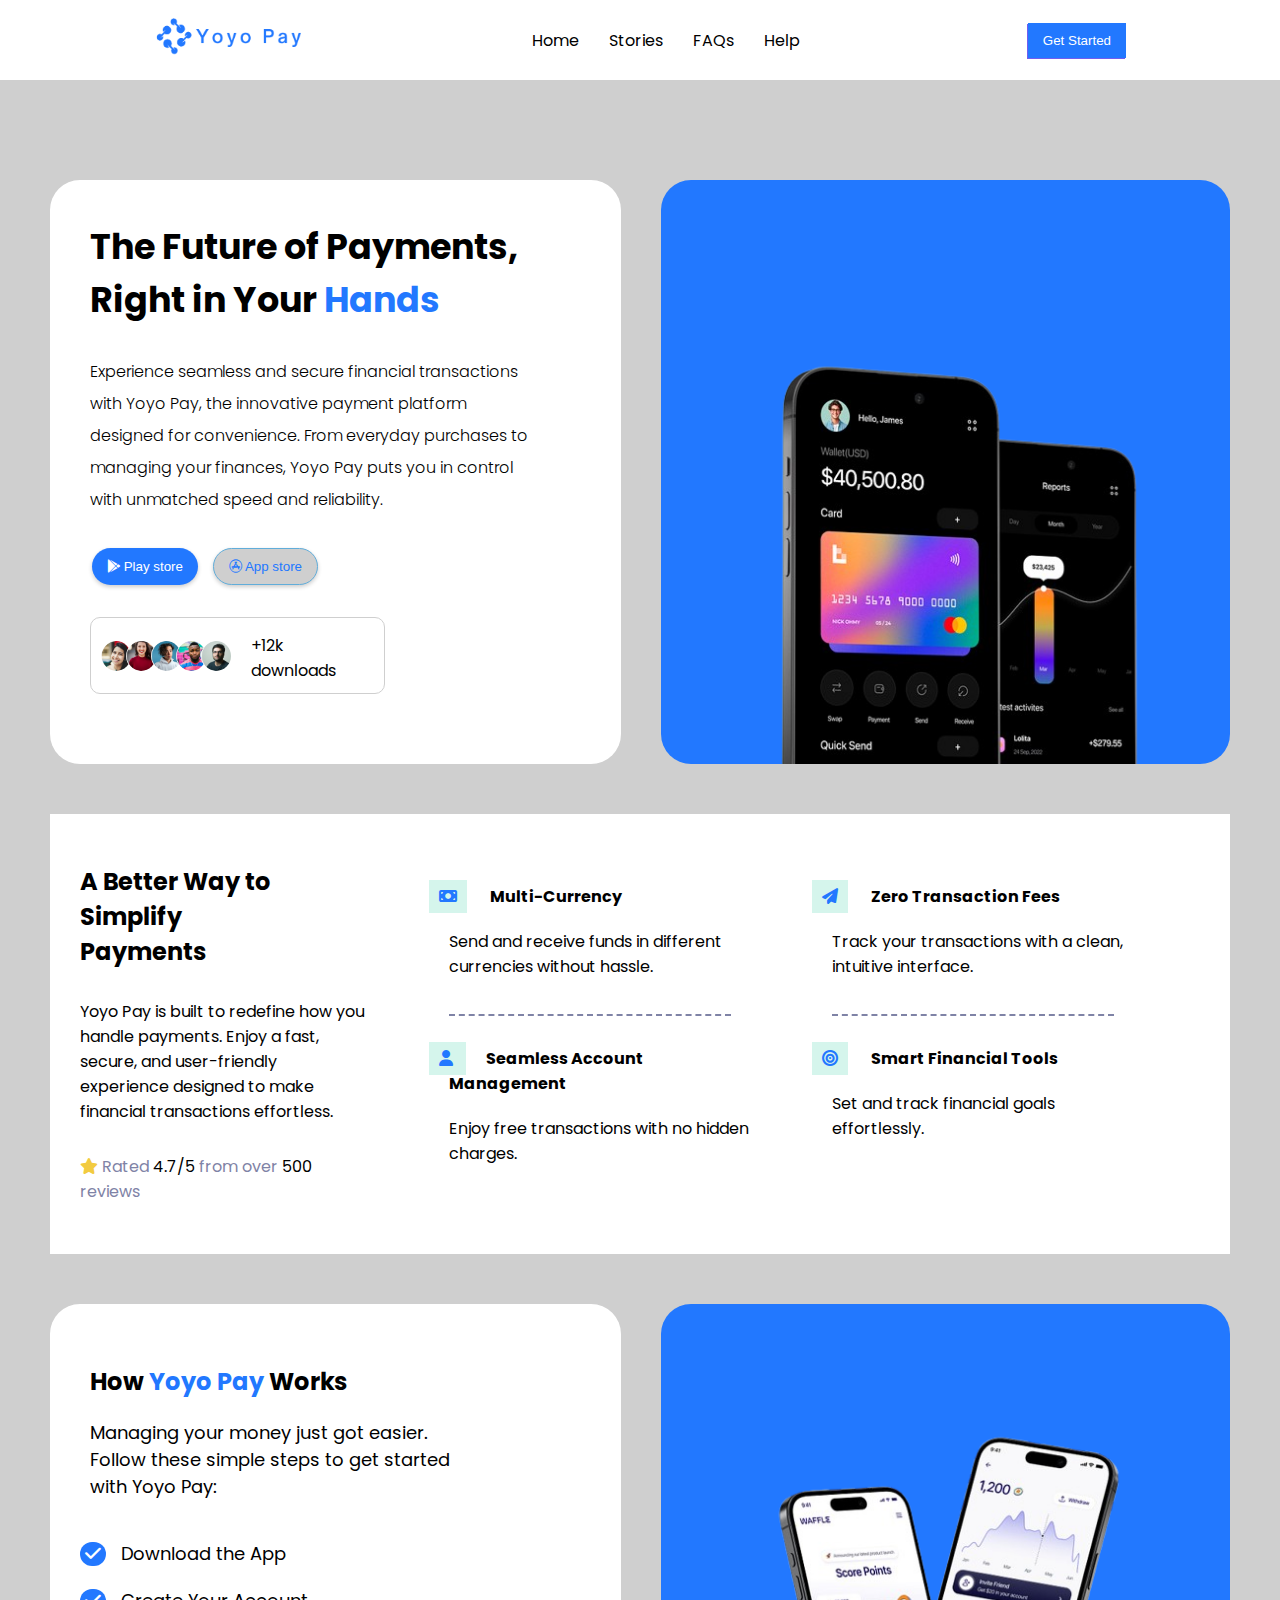
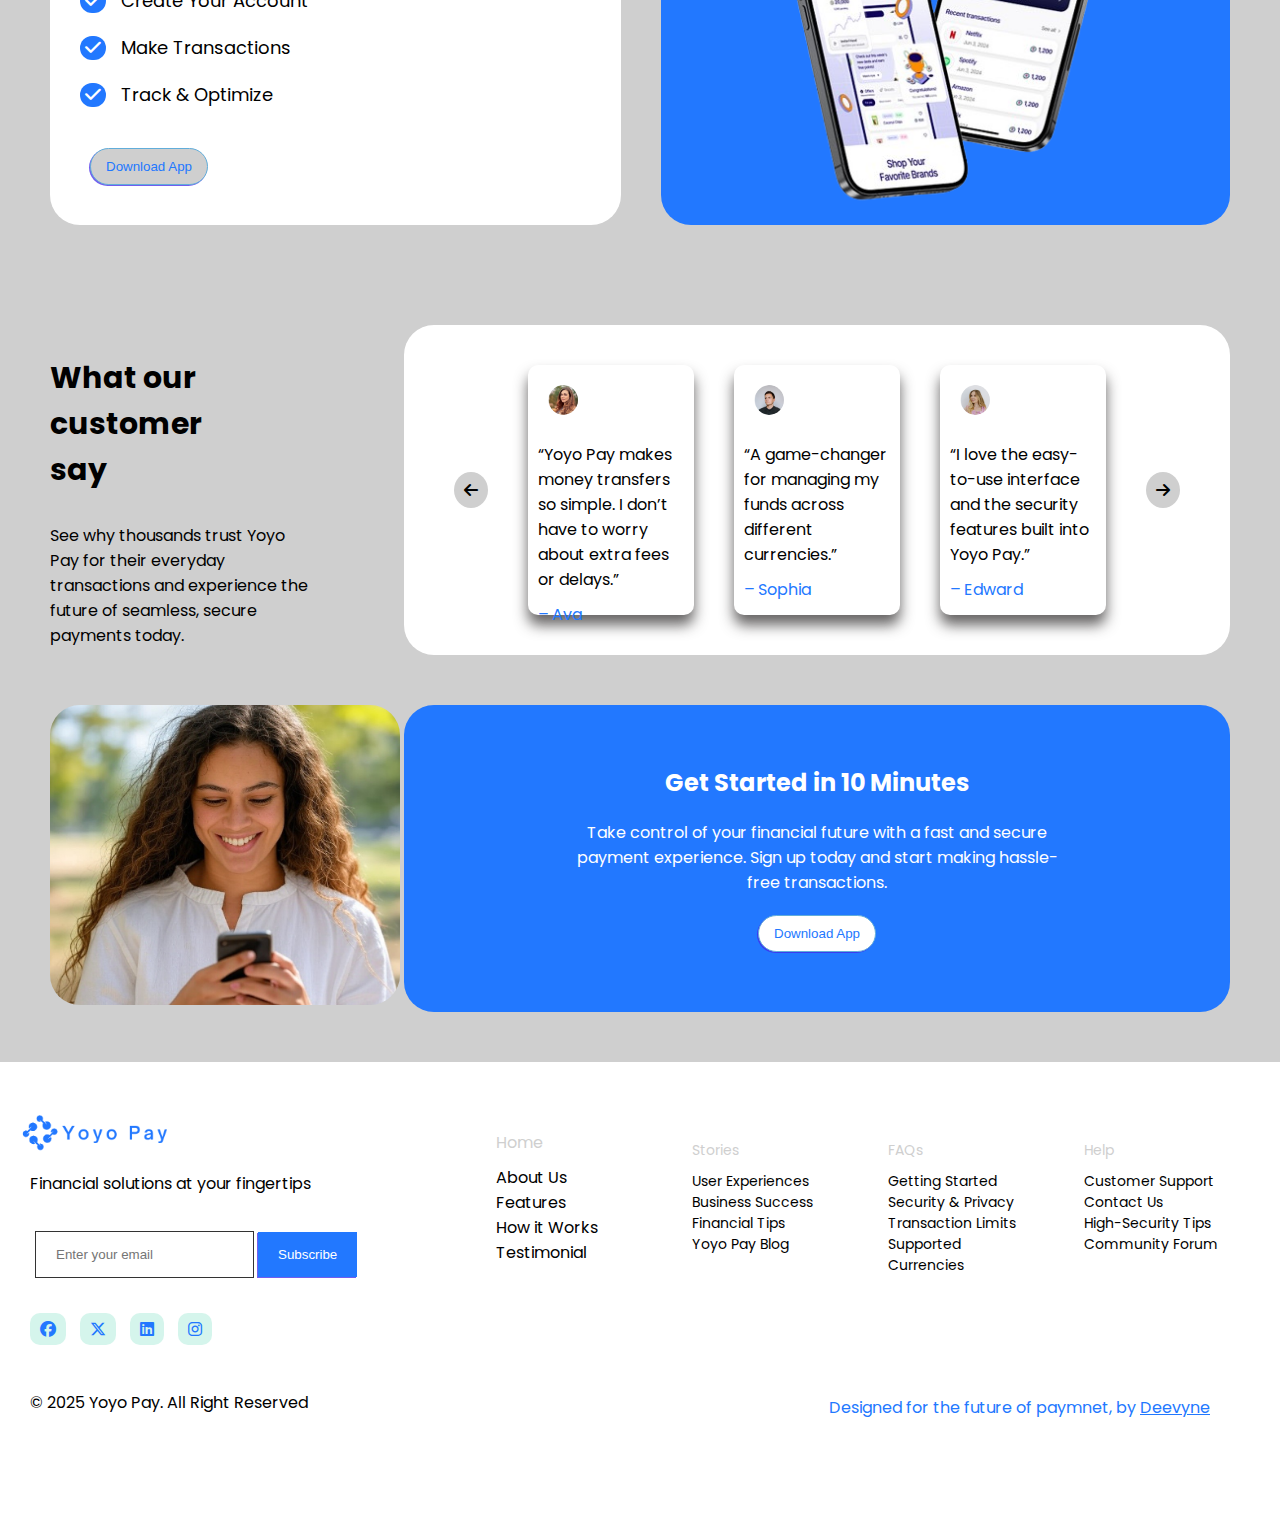
<file: index.html>
<!DOCTYPE html>
<html lang="en">
  <head>
    <meta charset="UTF-8" />
    <meta name="viewport" content="width=device-width, initial-scale=1.0" />
    <link rel="preconnect" href="https://fonts.googleapis.com" />
    <link rel="preconnect" href="https://fonts.gstatic.com" crossorigin />
    <link
      href="https://fonts.googleapis.com/css2?family=Poppins:wght@400;600;700&display=swap"
      rel="stylesheet"
    />
    <link
      rel="stylesheet"
      href="https://cdnjs.cloudflare.com/ajax/libs/font-awesome/6.7.2/css/all.min.css"
      integrity="sha512-Evv84Mr4kqVGRNSgIGL/F/aIDqQb7xQ2vcrdIwxfjThSH8CSR7PBEakCr51Ck+w+/U6swU2Im1vVX0SVk9ABhg=="
      crossorigin="anonymous"
      referrerpolicy="no-referrer"
    />
    <link rel="stylesheet" href="asset/style.css" />

    <title>Yoyo Pay</title>
  </head>
  <body>
    <header>
      <div class="logo">
        <img src="asset/images/logoimg.png" />
      </div>
      <nav class="nav-links">
        <ul>
          <li><a href="#">Home</a></li>
          <li><a href="#">Stories</a></li>
          <li><a href="#">FAQs</a></li>
          <li><a href="#">Help</a></li>
        </ul>
      </nav>
      <button><a href="btn">Get Started</a></button>
    </header>

    <div class="container">
      <!-- Hero  Section-->
      <section class="hero">
        <div class="hero-container">
          <div class="hero-left">
            <div class="left-content">
              <h1>The Future of Payments, Right in Your <span>Hands</span></h1>
              <p>
                Experience seamless and secure financial transactions with Yoyo
                Pay, the innovative payment platform designed for convenience.
                From everyday purchases to managing your finances, Yoyo Pay puts
                you in control with unmatched speed and reliability.
              </p>
              <div class="app-btn">
                <button class="playstore-btn">
                  <i class="fa-brands fa-google-play"></i>
                  Play store
                </button>
                <button class="appstore-btn">
                  <i class="fa-brands fa-app-store"></i>
                  App store
                </button>
              </div>
              <div class="avatar-section">
                <img
                  src="asset/images/avatar1.jpg"
                  alt="User 1"
                  class="avatar"
                />
                <img
                  src="asset/images/avatar2.jpg"
                  alt="User 2"
                  class="avatar"
                />
                <img
                  src="asset/images/avatar3.jpg"
                  alt="User 3"
                  class="avatar"
                />
                <img
                  src="asset/images/avatar4.jpg"
                  alt="User 4"
                  class="avatar"
                />
                <img
                  src="asset/images/avatar5.jpg"
                  alt="User 5"
                  class="avatar"
                />
                <span class="download-count">+12k downloads</span>
              </div>
            </div>
          </div>
          <div class="hero-right">
            <div class="hero-right-image">
              <img src="asset/images/herorightimg.png" alt="" />
            </div>
          </div>
        </div>
      </section>
      <!-- Simplify Payment Section -->
      <section class="simplify-payment">
        <div class="simplify-payment-container">
          <div class="simplify-payment-left">
            <h2>A Better Way to Simplify Payments</h2>
            <p class="simplify-payment-para">
              Yoyo Pay is built to redefine how you handle payments. Enjoy a
              fast, secure, and user-friendly experience designed to make
              financial transactions effortless.
            </p>
            <p class="rating">
              <span class="star"><i class="fa-solid fa-star"></i></span> Rated
              <span class="num">4.7/5 </span>from over
              <span class="num">500 </span>reviews
            </p>
          </div>
          <div class="simplify-payment-right">
            <div class="simplify-payment-right-wrapper">
              <div class="simplify-payment-right-box">
                <h3>
                  <span class="icon">
                    <i class="fa-solid fa-money-bill"></i
                  ></span>
                  Multi-Currency
                </h3>
                <p class="dashline-p">
                  Send and receive funds in different currencies without hassle.
                </p>
                <div class="dash-lines"></div>
              </div>
              <div class="simplify-payment-right-box">
                <h3>
                  <span class="icon">
                    <i class="fa-solid fa-paper-plane"></i
                  ></span>
                  Zero Transaction Fees
                </h3>
                <p class="dashline-p">
                  Track your transactions with a clean, intuitive interface.
                </p>
                <div class="dash-lines"></div>
              </div>
              <div class="simplify-payment-right-box">
                <h3 class="sub-heading">
                  <span class="icon">
                    <i class="fa-solid fa-user"></i>
                  </span>
                  Seamless Account Management
                </h3>
                <p>Enjoy free transactions with no hidden charges.</p>
              </div>
              <div class="simplify-payment-right-box">
                <h3>
                  <span class="icon"><i class="fa-solid fa-bullseye"></i></span>
                  Smart Financial Tools
                </h3>
                <p>Set and track financial goals effortlessly.</p>
              </div>
            </div>
          </div>
        </div>
      </section>
      <section class="how-yoyo-pay-works">
        <div class="how-yoyo-pay-works-container">
          <div class="how-yoyo-pay-works-left">
            <h2>How <span>Yoyo Pay </span>Works</h2>
            <p>
              Managing your money just got easier. Follow these simple steps to
              get started with Yoyo Pay:
            </p>
            <div class="how-yoyo-pay-works-left-list">
              <p><i class="fa-solid fa-check"></i> Download the App</p>
              <p><i class="fa-solid fa-check"></i> Create Your Account</p>
              <p><i class="fa-solid fa-check"></i> Make Transactions</p>
              <p><i class="fa-solid fa-check"></i> Track & Optimize</p>
            </div>
            <button class="app-download">Download App</button>
          </div>
          <div class="how-yoyo-pay-works-right">
            <div class="how-yoyo-pay-works-image">
              <img src="asset/images/how-it-works-phone4.png" alt="" />
            </div>
          </div>
        </div>
      </section>

      <!-- Customer Review Section -->
      <section class="customer-review">
        <div class="customer-review-container">
          <div class="customer-review-left">
            <h2>What our customer say</h2>
            <p>
              See why thousands trust Yoyo Pay for their everyday transactions
              and experience the future of seamless, secure payments today.
            </p>
          </div>

          <div class="customer-review-right">
            <div class="customer-review-right-container">
              <div class="review-right-icon">
                <i class="fa-solid fa-arrow-left"></i>
              </div>
              <div class="review-right-box">
                <div class="review-right-avatar">
                  <img src="asset/images/customerimg1.png" alt="" />
                </div>
                <div class="review-right-content">
                  <p>
                    “Yoyo Pay makes money transfers so simple. I don’t have to
                    worry about extra fees or delays.”
                  </p>
                  <span class="customer-name">– Ava</span>
                </div>
              </div>
              <div class="review-right-box">
                <div class="review-right-avatar">
                  <img src="asset/images/customerimg2.png" alt="" />
                </div>
                <div class="review-right-content">
                  <p>
                    “A game-changer for managing my funds across different
                    currencies.”
                  </p>
                  <span class="customer-name"> – Sophia</span>
                </div>
              </div>
              <div class="review-right-box">
                <div class="review-right-avatar">
                  <img src="asset/images/customerimg3.png" alt="" />
                </div>
                <div class="review-right-content">
                  <p>
                    “I love the easy-to-use interface and the security features
                    built into Yoyo Pay.”
                  </p>
                  <span class="customer-name"> – Edward</span>
                </div>
              </div>
              <div class="review-right-icon">
                <i class="fa-solid fa-arrow-right"></i>
              </div>
            </div>
          </div>
        </div>
      </section>
      <!-- Get Started Section -->
      <ection class="get-started">
        <div class="get-started-container">
          <div class="get-started-left">
            <img src="asset/images/get-started-image.jpg" alt="" />
          </div>
          <div class="get-started-right">
            <h2>Get Started in 10 Minutes</h2>
            <p>
              Take control of your financial future with a fast and secure
              payment experience. Sign up today and start making hassle-free
              transactions.
            </p>
            <button class="download-app">Download App</button>
          </div>
        </div>
      </ection>
    </div>

    <footer>
      <div class="footer-container">
        <div class="footer-left">
          <div class="logo">
            <img src="asset/images/logoimg.png" alt="" />
          </div>
          <p>Financial solutions at your fingertips</p>
          <div class="footer-btn">
            <input type="text" placeholder="Enter your email" />
            <button class="sub">Subscribe</button>
          </div>
        </div>
        <div class="footer-links">
          <ul class="home">
            <li class="footer-active">Home</li>
            <li><a href="#">About Us</a></li>
            <li><a href="#">Features</a></li>
            <li><a href="#">How it Works</a></li>
            <li><a href="#">Testimonial</a></li>
          </ul>

          <ul class="stories">
            <li class="footer-active">Stories</li>
            <li><a href="#">User Experiences</a></li>
            <li><a href="#">Business Success</a></li>
            <li><a href="#"> Financial Tips</a></li>
            <li><a href="#"> Yoyo Pay Blog</a></li>
          </ul>

          <ul class="faqs">
            <li class="footer-active">FAQs</li>
            <li><a href="#"> Getting Started</a></li>
            <li><a href="#">Security & Privacy</a></li>
            <li><a href="#"> Transaction Limits</a></li>
            <li><a href="#"> Supported Currencies</a></li>
          </ul>

          <ul class="help">
            <li class="footer-active">Help</li>
            <li><a href="#">Customer Support </a></li>
            <li><a href="#">Contact Us </a></li>
            <li><a href="#"> High-Security Tips </a></li>
            <li><a href="#"> Community Forum </a></li>
          </ul>
        </div>
      </div>
      <div class="copyright-container">
        <div class="social-links-copyright">
          <div class="social-icon">
            <i class="fa-brands fa-facebook"></i>
            <i class="fa-brands fa-x-twitter"></i>
            <i class="fa-brands fa-linkedin"></i>
            <i class="fa-brands fa-instagram"></i>
          </div>
        </div>
      </div>
      <div class="copyright-tagline">
        <div class="copyright">
          <p>&copy; 2025 Yoyo Pay. All Right Reserved</p>
        </div>
        <div class="tagline">
          <p>
            Designed for the future of paymnet, by
            <a href="https://x.com/codewithjaya">Deevyne</a>
          </p>
        </div>
      </div>
    </footer>
  </body>
</html>
</file>
<file: asset/style.css>
* {
  margin: 0;
  padding: 0;
  box-sizing: border-box;
}

body {
  font-family: 'Poppins', sans-serif;
  background: #cfcfcf;
}

li {
  list-style: none;
}

a {
  text-decoration: none;
  color: black;
}

a:hover {
  cursor: pointer;
  color: #2278ff;
}

header {
  width: 100%;
  height: 50px;
  display: flex;
  justify-content: space-around;
  align-items: center;
  padding: 40px;
  background: white;
  position: fixed;
  z-index: 1000;
}

.logo img {
  width: 150px;
  /* height: 50px; */
}

.nav-links ul {
  display: flex;
  gap: 30px;
}

button {
  padding: 10px 15px;
  background: #2278ff;
  border: none;
  color: white;
  box-shadow: -1px 1px 0px rgba(68, 39, 232, 0.75);
}
button a {
  color: white;
}

button a:hover {
  color: white;
}

.container {
  width: 100%;
  max-width: 1400px;
  padding: 50px;
  margin: 0 auto;
}

.hero {
  background: #cfcfcf;
  padding: 50px 0;
  margin: 80px 0 0 0;
}

.hero-container {
  display: flex;
  gap: 40px;
}

.hero-left {
  width: 50%;
  background: white;
  border-radius: 30px;
  padding: 40px;
}

.left-content h1 {
  width: 90%;
  font-size: 35px;
}

.left-content h1 span {
  color: #2278ff;
}

.left-content p {
  width: 90%;
  padding-top: 30px;
  font-size: 16px;
  line-height: 32px;
  font-weight: 300;
  /* font-family: 'Poppins'; */
}

.app-btn {
  display: flex;
  gap: 15px;
  border: 2px solid white;
  margin: 30px 0;
}

.playstore-btn {
  border-radius: 50px;
  box-shadow: 0 2px 4px rgba(0, 0, 0, 0.2);
}

.appstore-btn {
  background: #cfcfcf;
  border: 1px solid #61adda;
  border-radius: 50px;
  color: #2278ff;
  box-shadow: 0 2px 4px rgba(0, 0, 0, 0.2);
}

.fa-app-store {
  color: #2278ff;
}

.avatar-section {
  width: 60%;
  display: flex;
  align-items: center;
  gap: 5px;
  border: 1px solid #cfcfcf;
  border-radius: 10px;
  margin: 30px 0;
  padding: 10px 10px;
}

.avatar {
  width: 30px;
  height: 30px;
  border-radius: 50%;
  object-fit: cover;
}

.avatar:not(:first-child) {
  margin-left: -10px;
}

.download-count {
  background: white;
  padding: 5px 15px 0;
}

.hero-right {
  width: 50%;
  background: #2278ff;
  border-radius: 30px;
  position: relative;
}

.hero-right-image {
  position: absolute;
  bottom: 0;
  transform: translateX(-50%);
  left: 50%;
  width: 100%;
}

.hero-right-image img {
  display: block;
  width: auto;
  max-width: 100%;
  height: auto;
}

/* Simplify-payment Section */

.simplify-payment {
  background: white;
  padding: 50px 0;
}

.simplify-payment-container {
  display: flex;
  gap: 20px;
}

.simplify-payment-left {
  width: 30%;
  padding: 0 30px;
}

.simplify-payment-left h2 {
  width: 80%;
}

.simplify-payment-para {
  padding: 30px 0;
  /* font-family: 'Poppins'; */
}

.rating {
  color: #7f83a6;
}

.rating .num {
  color: black;
}

.star {
  color: #f2cb40;
}

.simplify-payment-right {
  width: 70%;
}

.simplify-payment-right-wrapper {
  width: 100%;
  display: flex;
  flex-wrap: wrap;
  gap: 10px;
}

.simplify-payment-right-box {
  width: 46%;
  align-items: center;
  padding: 0 30px;
  position: relative;
}

.simplify-payment-right-box h3 {
  padding: 20px 0;
  font-size: 16px;
}

.sub-heading {
  position: relative;
  /* left: 30px; */
}

.dash-lines {
  content: '';
  width: 90%;
  border-bottom: 2px dashed #7f83a6;
}

.simplify-payment-right-box .dashline-p {
  margin-bottom: 35px;
}

.icon {
  background: #d5f5ec;
  color: #2278ff;
  position: relative;
  right: 20px;
  padding: 5px 10px;
}

/* How Yoyo Pay Works Section */

.how-yoyo-pay-works-container {
  padding: 50px 0;
  display: flex;
  gap: 40px;
}

.how-yoyo-pay-works-left {
  width: 50%;
  background-color: white;
  border-radius: 30px;
  padding: 40px;
}

.how-yoyo-pay-works-left h2 {
  padding: 20px 0;
}

.how-yoyo-pay-works-left p {
  width: 80%;
  font-size: 18px;
}

.how-yoyo-pay-works-left-list {
  padding: 20px 0;
  position: relative;
}

.how-yoyo-pay-works-left-list p {
  position: relative;
  padding: 20px 0 0 0;
}

.how-yoyo-pay-works-left-list p i {
  padding: 3px 5px;
  border-radius: 50px;
  background: #2278ff;
  color: white;
  position: relative;
  right: 10px;
}

.how-yoyo-pay-works-left h2 span {
  color: #2278ff;
}

.app-download {
  background: #cfcfcf;
  border: 1px solid #61adda;
  border-radius: 50px;
  margin-top: 20px;
  color: #2278ff;
  box-shadow: -1px 12px -7px rgba(0, 0, 0, 0.75);
}

.how-yoyo-pay-works-right {
  width: 50%;
  background: #2278ff;
  border-radius: 30px;
}

.how-yoyo-pay-works-image {
  display: flex;
  justify-content: center;
  align-items: center;
  position: relative;
}

.how-yoyo-pay-works-image img {
  display: block;
  position: relative;
  max-width: 100%;
  height: auto;
  top: 6rem;
}

/* Customer Review Section */
.customer-review {
  padding: 50px 0;
}

.customer-review-container {
  display: flex;
}

.customer-review-left {
  width: 30%;
}

.customer-review-left h2 {
  width: 60%;
  font-size: 30px;
  padding: 30px 0;
}
.customer-review-left p {
  width: 75%;
}

.customer-review-right {
  width: 70%;
  background: white;
  border-radius: 30px;
  /* height: 300px; */
}

.customer-review-right-container {
  width: 100%;
  display: flex;
  justify-content: center;
  align-items: center;
  gap: 40px;
  padding: 40px 50px;
}

.review-right-icon i {
  background: #cfcfcf;
  padding: 10px 10px;
  border-radius: 50%;
}

.review-right-box {
  width: 50%;
  display: flex;
  flex-direction: column;
  border-radius: 10px;
  background: white;
  height: 250px;
  box-shadow: 0px 10px 14px rgba(37, 34, 34, 0.7);
}

.review-right-avatar {
  padding: 20px;
}

.review-right-avatar img {
  width: 30px;
  height: 30px;
  border-radius: 50%;
  object-fit: cover;
}

.review-right-content {
  padding: 0 10px 10px;
}

.review-right-content p {
  padding-bottom: 10px;
}

span.customer-name {
  color: #2278ff;
}

/* Get started section */
.get-started {
  padding: 50px 0;
}

.get-started-container {
  display: flex;
  justify-content: center;
}

.get-started-left {
  width: 30%;
}

.get-started-left img {
  width: 350px;
  height: 300px;
  object-fit: cover;
  border-radius: 30px;
}

.get-started-right {
  width: 70%;
  display: flex;
  flex-direction: column;
  align-items: center;
  justify-content: center;
  text-align: center;
  gap: 20px;
  background: #2278ff;
  color: white;
  border-radius: 30px;
}

.get-started-right p {
  width: 60%;
}

.download-app {
  background: #fff;
  border: 1px solid #61adda;
  border-radius: 50px;
  color: #2278ff;
  box-shadow: -1px 12px -7px rgba(0, 0, 0, 0.75);
}

/* Footer Section */

footer {
  padding: 50px 0;
  background: white;
}

.footer-container {
  display: flex;
  justify-content: space-between;
  align-items: center;
}

.footer-left {
  width: 40%;
  padding: 0 20px;

  /* padding: 30px; */
}

.footer-left p {
  padding: 10px;
}

.footer-btn {
  margin: 15px;
}

.footer-btn input {
  padding: 15px 20px;
  border: 1px solid #333;
  margin-top: 10px;
}

.footer-btn button.sub {
  padding: 15px 20px;
  border: none;
  box-shadow: -1px 1px 0px rgba(68, 39, 232, 0.75);
}

.footer-links {
  display: grid;
  grid-template-columns: repeat(4, 1fr);
}

.footer-links ul {
  margin-right: 50px;
}

ul .home,
.stories,
.faqs,
.help {
  font-size: 14px;
  margin: 10px 0;
}

.footer-active {
  color: #cfcfcf;
  padding: 10px 0;
}

.copyright-container {
  display: flex;
  justify-content: space-between;
  padding: 0 20px;
}

.social-icon i {
  padding: 8px 10px;
  color: #2278ff;
  border-radius: 10px;
  background: #d5f5ec;
  margin: 20px 0 0 10px;
}

.copyright-tagline {
  display: flex;
  justify-content: space-between;
  padding: 20px 70px 30px 30px;
}

.copyright {
  padding-top: 25px;
}

.tagline p {
  padding: 30px 0;
  color: #2278ff;
}

.tagline a {
  text-decoration: underline;
  color: #2278ff;
}

/* Media Query */

/* Maxwidth 1024px */

@media (max-width: 1024px) {
  .container {
    width: 100%;
    max-width: 1000px;
  }

  .hero-left h1 {
    width: 100%;
    font-size: 28px;
  }

  .left-content p {
    width: 100%;
  }

  .avatar-section {
    width: 90%;
  }

  .simplify-payment-left {
    width: 40%;
  }

  .simplify-payment-left h2 {
    width: 100%;
  }

  .simplify-payment-right {
    width: 80%;
  }

  .simplify-payment-right-wrapper {
    gap: 0;
  }

  .simplify-payment-right-box {
    padding: 0 10px;
  }

  .how-yoyo-pay-works-left p {
    width: 100%;
  }

  .how-yoyo-pay-works-image img {
    top: 10.5rem;
  }

  .customer-review-left h2 {
    width: 80%;
  }

  .customer-review-left p {
    width: 85%;
  }

  .customer-review-right-container {
    width: 100%;
    gap: 10px;
    padding: 40px 10px;
  }

  .review-right-avatar {
    padding: 10px;
  }

  .get-started-container {
    justify-content: space-between;
    padding: 30px 0;
  }

  .get-started-left img {
    width: 300px;
    margin-right: 50px;
  }

  .get-started-right {
    width: 60%;
  }

  .get-started-right p {
    width: 90%;
  }

  .footer-links {
    grid-template-columns: repeat(2, 1fr);
  }

  .footer-container {
    align-items: normal;
  }

  .footer-left {
    width: 50%;
  }

  .footer-btn input {
    width: 60%;
    padding: 15px 10px;
  }
}

/* Max-width: 768px*/
@media (max-width: 768px) {
  .hero-container {
    flex-direction: column;
    justify-content: center;
    align-items: center;
  }

  .hero-left {
    width: 70%;
  }

  .hero-right {
    width: 70%;
    height: 500px;
  }
  .how-yoyo-pay-works-container {
    flex-direction: column;
    justify-content: center;
    align-items: center;
  }

  .how-yoyo-pay-works-left {
    width: 70%;
  }

  .how-yoyo-pay-works-right {
    width: 70%;
  }

  .how-yoyo-pay-works-image {
    width: 100%;
    height: 500px;
  }

  .how-yoyo-pay-works-image img {
    top: 5.8rem;
  }

  .simplify-payment-container {
    flex-direction: column;
    justify-content: center;
  }

  .simplify-payment-left {
    width: 100%;
  }

  .simplify-payment-right {
    width: 100%;
  }

  .simplify-payment-right-wrapper {
    width: 100%;
    justify-content: center;
    align-items: center;
    padding: 20px 0 0 50px;
  }

  .simplify-payment-right-box {
    width: 50%;
  }

  .customer-review-container {
    flex-direction: column;
  }

  .customer-review-left {
    width: 100%;
    padding-bottom: 30px;
  }

  .customer-review-left h2 {
    width: 40%;
  }
  .customer-review-left p {
    width: 70%;
  }

  .customer-review-right {
    width: 100%;
  }

  .review-right-avatar {
    padding: 10px;
  }

  .review-right-content p {
    padding: 0 0 5px 10px;
  }

  .get-started-container {
    flex-direction: column;
    /* justify-content: center;
    align-items: center; */
  }

  .get-started-left {
    width: 100%;
    padding-bottom: 40px;
    /* margin-left: 70px; */
  }

  .get-started-left img {
    width: 100%;
    height: 50%;
  }

  .get-started-right {
    width: 100%;
    padding: 40px 20px;
  }

  .footer-left p {
    width: 70%;
  }
}

/* Media Query Max-width: 500px */
@media (max-width: 500px) {
  .hero-left {
    width: 100%;
  }

  .hero-right {
    width: 100%;
  }

  .simplify-payment-left h2 {
    width: 75%;
  }

  .simplify-payment-right-wrapper {
    flex-direction: column;
    flex-wrap: nowrap;
    justify-content: flex-start;
    align-items: flex-start;
  }

  .simplify-payment-right-box {
    width: 80%;
  }

  .dash-lines {
    border-bottom: none;
  }

  .simplify-payment-right-box .dashline-p {
    margin: 0;
  }

  .how-yoyo-pay-works-left {
    width: 100%;
  }

  .how-yoyo-pay-works-right {
    width: 100%;
  }

  .customer-review-left h2 {
    width: 75%;
  }

  .customer-review-left p {
    width: 85%;
  }

  .customer-review-right-container {
    flex-direction: column;
    gap: 50px;
  }

  .review-right-box {
    width: 80%;
  }

  .review-right-icon {
    display: none;
  }

  .review-right-avatar img {
    width: 80px;
    height: 80px;
  }

  .footer-container {
    flex-direction: column;
  }

  .footer-left {
    width: 80%;
  }

  .footer-links {
    grid-template-columns: 1fr;
    padding: 0 20px;
  }

  .copyright-tagline {
    flex-direction: column;
  }
}

/* @media Query max-width 375px */

@media (max-width: 375px) {
  .container {
    width: 100%;
    max-width: 400px;
    margin: 0;
    padding: 50px 10px;
  }

  .hero {
    padding: 50px 10px;
    /* margin: 50px 0; */
  }

  .hero-left {
    width: 100%;
    padding: 20px 20px;
  }

  .hero-right {
    width: 100%;
  }

  .simplify-payment-left h2 {
    width: 100%;
  }

  .customer-review-left {
    padding-left: 20px;
  }

  .footer-left {
    width: 100%;
  }
}
</file>
